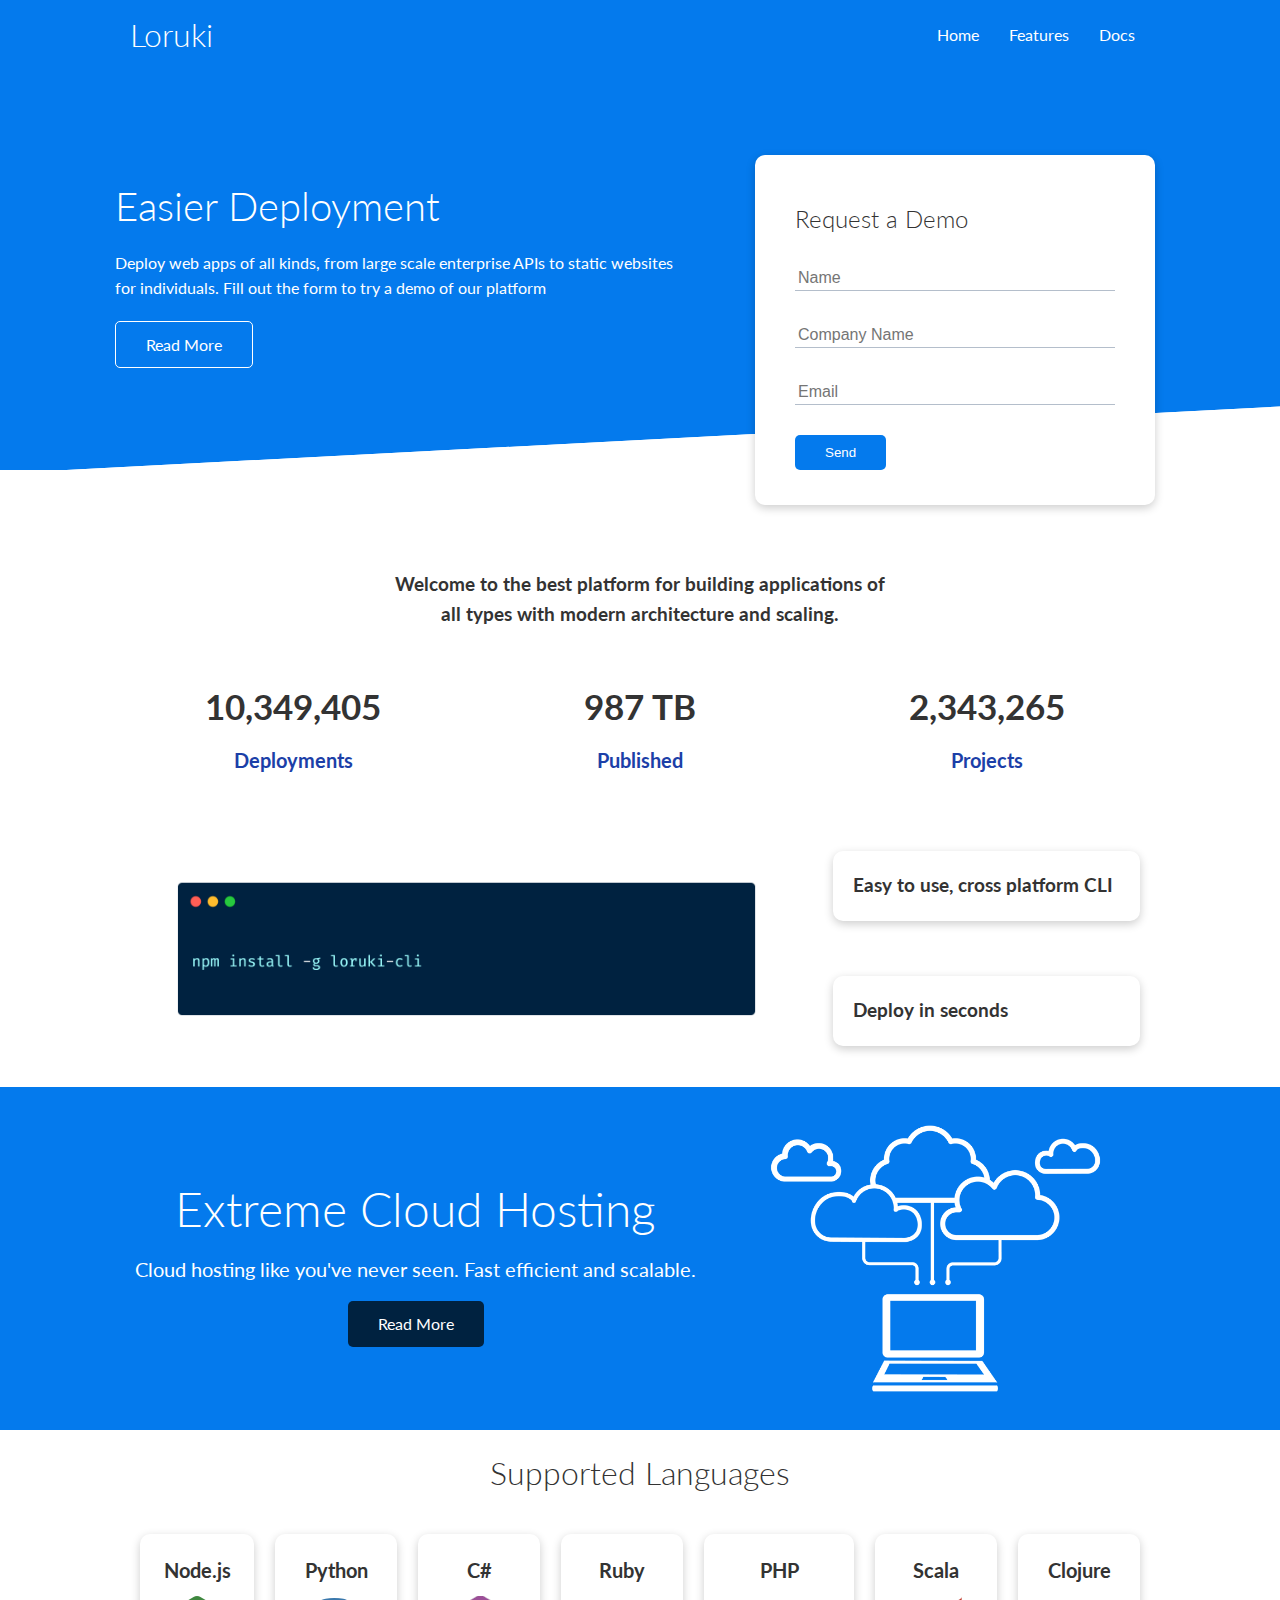
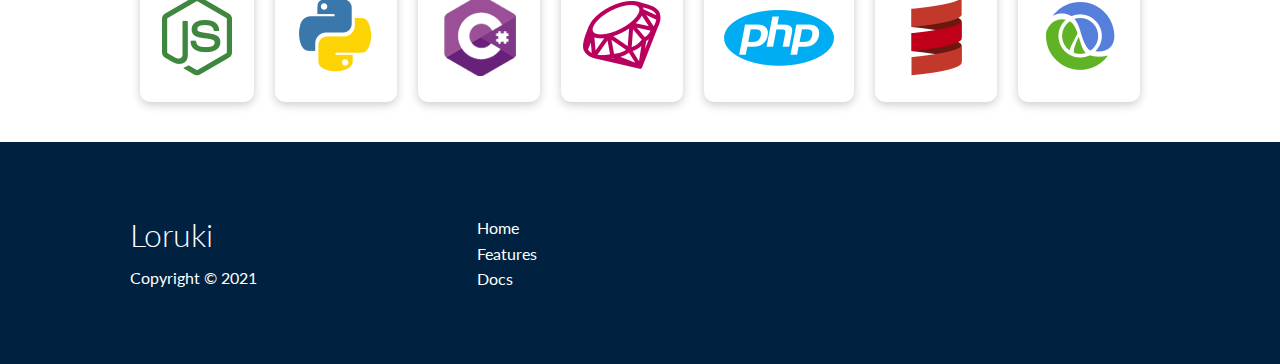
<file: index.html>
<!DOCTYPE html>
<html lang="en">
<head>
    <meta charset="UTF-8">
    <meta http-equiv="X-UA-Compatible" content="IE=edge">
    <meta name="viewport" content="width=device-width, initial-scale=1.0">
    <link rel="stylesheet" href="https://cdnjs.cloudflare.com/ajax/libs/font-awesome/5.15.3/css/all.min.css" integrity="sha512-iBBXm8fW90+nuLcSKlbmrPcLa0OT92xO1BIsZ+ywDWZCvqsWgccV3gFoRBv0z+8dLJgyAHIhR35VZc2oM/gI1w==" crossorigin="anonymous" referrerpolicy="no-referrer" />
    <link rel="stylesheet" href="css/utilities.css">
    <link rel="stylesheet" href="css/style.css">
    <title>Loruki | Cloud Hosting For Everyone</title>
</head>
<body>
    <!-- Navbar-->
    <div class="navbar">
        <div class="container flex">
            <h1 class="logo">Loruki</h1>
            <nav>
                <ul>
                    <li><a href="index.html">Home</a></li>
                    <li><a href="features.html">Features</a></li>
                    <li><a href="docs.html">Docs</a></li>
                </ul>
            </nav>
        </div>
    </div>

    <!-- Showcase-->
    <section class="showcase">
        <div class="container grid">
            <div class="showcase-text">
                <h1>Easier Deployment</h1>
                <p>Deploy web apps of all kinds, from large scale enterprise APIs to static websites for individuals.
                    Fill out the form to try a demo of our platform
                </p>
                <a href="features.html" class="btn btn-outline">Read More</a>
            </div>

            <div class="showcase-form card">
                <h2>Request a Demo</h2>
                <form>
                    <div class="form-control">
                        <input type="text" name="name" placeholder="Name" required>
                    </div>
                    <div class="form-control">
                        <input type="text" name="company" placeholder="Company Name" required>
                    </div>
                    <div class="form-control">
                        <input type="email" name="email" placeholder="Email" required>
                    </div>
                    <input type="submit" value="Send" class="btn btn-primary">
                </form>
            </div>
        </div>
    </section>

    <!-- Stats-->
    <section class="stats">
        <div class="container">
            <h3 class="stats-heading text-center my-1">
                Welcome to the best platform for building applications of all types with modern 
                architecture and scaling.
            </h3>

            <div class="grid grid-3 text-center my-4">
                <div>
                    <i class="fas fa-server fa-3x"></i>
                    <h3>10,349,405</h3>
                    <p class="text-secondary">Deployments</p>
                </div>
                <div>
                    <i class="fas fa-upload fa-3x"></i>
                    <h3>987 TB</h3>
                    <p class="text-secondary">Published</p>
                </div>
                <div>
                    <i class="fas fa-project-diagram fa-3x"></i>
                    <h3>2,343,265</h3>
                    <p class="text-secondary">Projects</p>
                </div>
            </div>
        </div>
    </section>

    <!-- CLI -->
    <section class="cli">
        <div class="container grid">
            <img src="images/cli.png" alt="">
            <div class="card">
                <h3>Easy to use, cross platform CLI</h3>
            </div>
            <div class="card">
                <h3>Deploy in seconds</h3>
            </div>
        </div>
    </section>

    <!-- Cloud-->
    <section class="cloud bg-primary my-2 py-2">
        <div class="container grid">
            <div class="text-center">
                <h2 class="lg">Extreme Cloud Hosting</h2>
                <p class="lead my-1">
                    Cloud hosting like you've never seen. Fast efficient and scalable.
                </p>
                <a href="features.html" class="btn btn-dark">Read More</a>
            </div>

            <img src="images/cloud.png" alt="">
        </div>
    </section>

    <!-- Languages -->
    <section class="languages">
        <h2 class="md text-center my-2">
            Supported Languages
        </h2>
        <div class="container flex">
            <div class="card">
                <h4>Node.js</h4>
                <img src="images/logos/node.png" alt="">
            </div>
            <div class="card">
                <h4>Python</h4>
                <img src="images/logos/python.png" alt="">
            </div>
            <div class="card">
                <h4>C#</h4>
                <img src="images/logos/csharp.png" alt="">
            </div>
            <div class="card">
                <h4>Ruby</h4>
                <img src="images/logos/ruby.png" alt="">
            </div>
            <div class="card">
                <h4>PHP</h4>
                <img src="images/logos/php.png" alt="">
            </div>
            <div class="card">
                <h4>Scala</h4>
                <img src="images/logos/scala.png" alt="">
            </div>
            <div class="card">
                <h4>Clojure</h4>
                <img src="images/logos/clojure.png" alt="">
            </div>
        </div>
    </section>

    <!-- Footer -->
    <footer class="footer bg-dark py-5">
        <div class="container grid grid-3">
            <div>
                <h1>Loruki</h1>
                <p>Copyright &copy; 2021</p>
            </div>
            <nav>
                <ul>
                    <li><a href="index.html">Home</a></li>
                    <li><a href="features.html">Features</a></li>
                    <li><a href="docs.html">Docs</a></li>
                </ul>
            </nav>

            <div class="social">
                <a href="#"><i class="fab fa-github fa-2x"></i></a>
                <a href="#"><i class="fab fa-facebook fa-2x"></i></a>
                <a href="#"><i class="fab fa-instagram fa-2x"></i></a>
                <a href="#"><i class="fab fa-twitter fa-2x"></i></a>
            </div>
        </div>
    </footer>
    
</body>
</html>
</file>
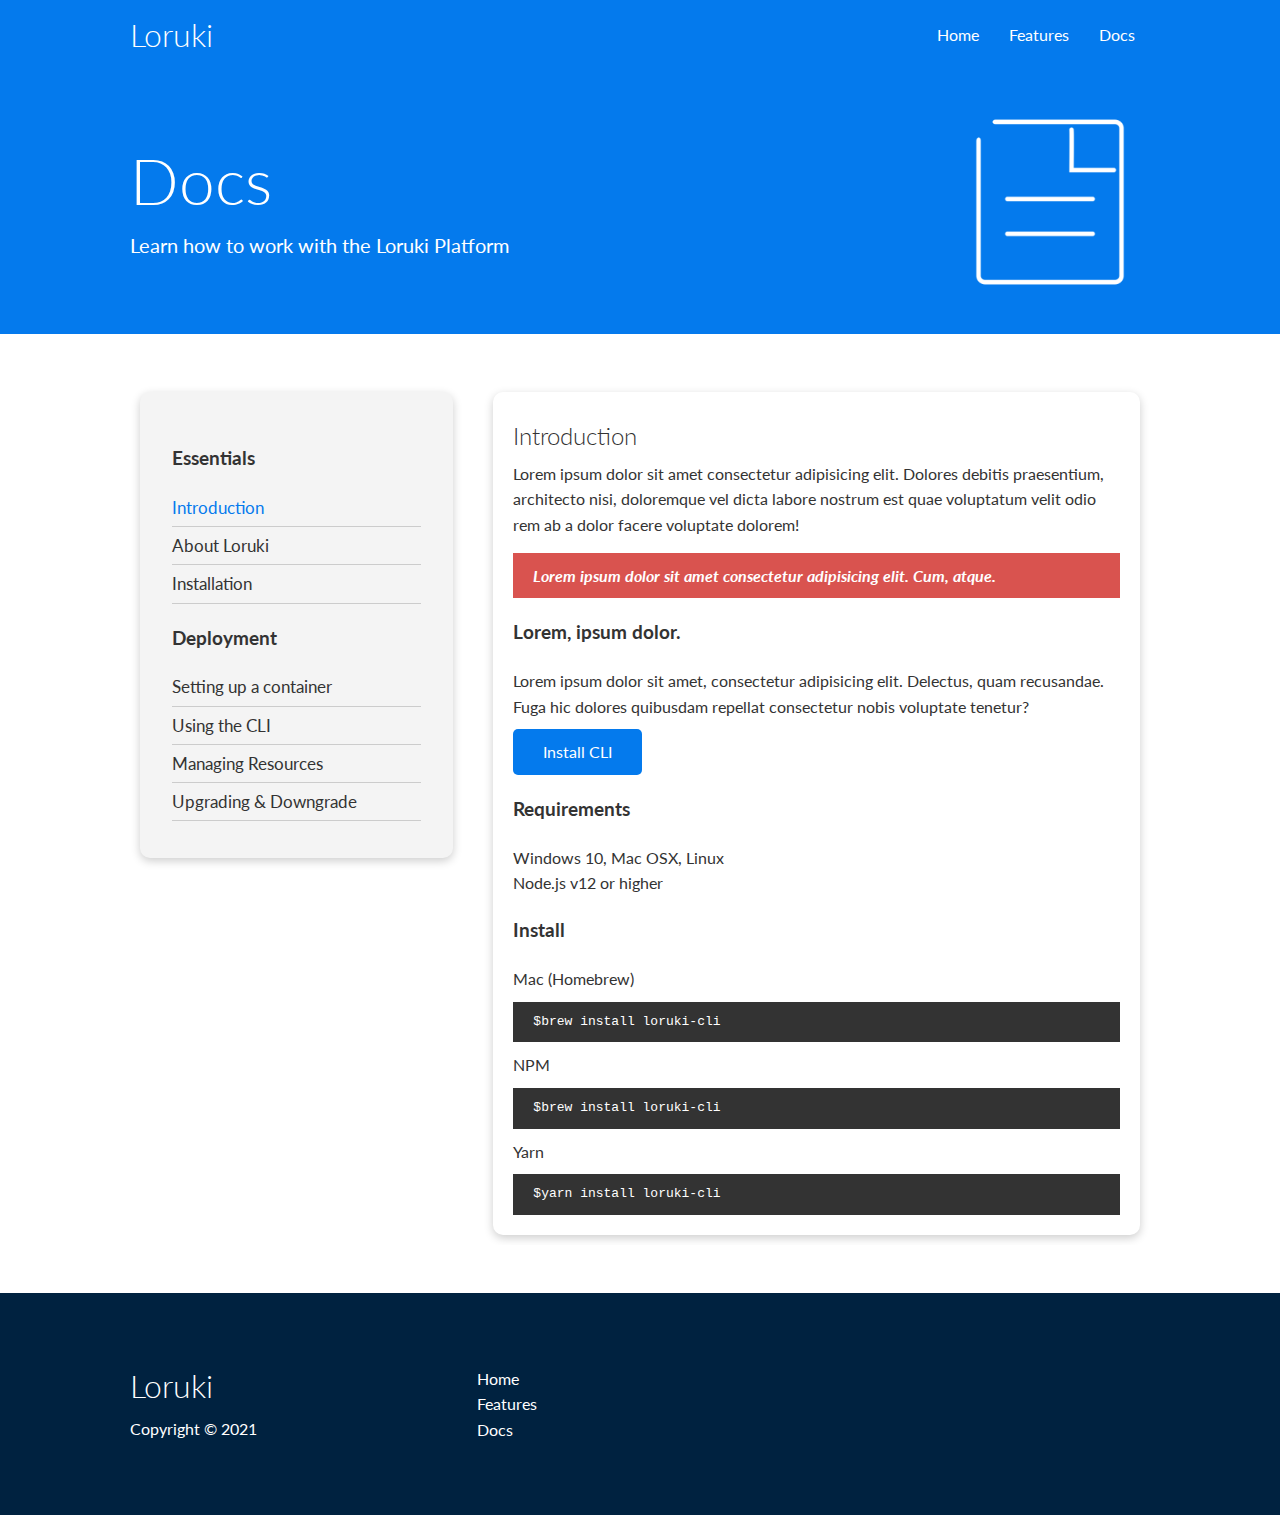
<file: docs.html>
<!DOCTYPE html>
<html lang="en">
<head>
    <meta charset="UTF-8">
    <meta http-equiv="X-UA-Compatible" content="IE=edge">
    <meta name="viewport" content="width=device-width, initial-scale=1.0">
    <link rel="stylesheet" href="https://cdnjs.cloudflare.com/ajax/libs/font-awesome/5.15.3/css/all.min.css" integrity="sha512-iBBXm8fW90+nuLcSKlbmrPcLa0OT92xO1BIsZ+ywDWZCvqsWgccV3gFoRBv0z+8dLJgyAHIhR35VZc2oM/gI1w==" crossorigin="anonymous" referrerpolicy="no-referrer" />
    <link rel="stylesheet" href="css/utilities.css">
    <link rel="stylesheet" href="css/style.css">
    <title>Loruki | Cloud Hosting For Everyone</title>
</head>
<body>
    <!-- Navbar-->
    <div class="navbar">
        <div class="container flex">
            <h1 class="logo">Loruki</h1>
            <nav>
                <ul>
                    <li><a href="index.html">Home</a></li>
                    <li><a href="features.html">Features</a></li>
                    <li><a href="docs.html">Docs</a></li>
                </ul>
            </nav>
        </div>
    </div>

    <!-- Head -->
    <section class="docs-head bg-primary py-3">
        <div class="container grid">
            <div>
                <h1 class="xl">Docs</h1>
                <p class="lead">
                    Learn how to work with the Loruki Platform
                </p>
            </div>
            <img src="images/docs.png" alt="">
        </div>
    </section>

     <!-- Docs main -->
     <section class="docs-main my-4">
         <div class="container grid">
             <div class="card bg-light p-3">
                 <h3 class="my-2">Essentials</h3>
                 <nav>
                     <ul>
                         <li><a class="text-primary" href="#">Introduction</a></li>
                         <li><a href="#">About Loruki</a></li>
                         <li><a href="#">Installation</a></li>
                     </ul>
                 </nav>

                 <h3 class="my-2">Deployment</h3>
                 <nav>
                     <ul>
                         <li><a href="#">Setting up a container</a></li>
                         <li><a href="#">Using the CLI</a></li>
                         <li><a href="#">Managing Resources</a></li>
                         <li><a href="#">Upgrading & Downgrade</a></li>
                     </ul>
                 </nav>
             </div>

             <div class="card">
                 <h2>Introduction</h2>
                 <p>Lorem ipsum dolor sit amet consectetur adipisicing elit. Dolores debitis praesentium, architecto nisi, doloremque vel dicta labore nostrum est quae voluptatum velit odio rem ab a dolor facere voluptate dolorem!</p>
                 <div class="alert alert-success">
                     <i class="fas fa-intro">Lorem ipsum dolor sit amet consectetur adipisicing elit. Cum, atque.</i>
                 </div>

                 <h3>Lorem, ipsum dolor.</h3>
                 <p>Lorem ipsum dolor sit amet, consectetur adipisicing elit. Delectus, quam recusandae. Fuga hic dolores quibusdam repellat consectetur nobis voluptate tenetur?</p>
                 <a href="#" class="btn btn-primary">Install CLI</a>

                 <h3>Requirements</h3>
                 <ul>
                     <li>Windows 10, Mac OSX, Linux</li>
                     <li>Node.js v12 or higher</li>
                 </ul>

                 <h3>Install</h3>
                 <p>Mac (Homebrew)</p>
                 <pre><code>$brew install loruki-cli</code></pre>
                 <p>NPM</p>
                 <pre><code>$brew install loruki-cli</code></pre>
                 <p>Yarn</p>
                 <pre><code>$yarn install loruki-cli</code></pre>
            </div>
         </div>
     </section>

    <!-- Footer -->
    <footer class="footer bg-dark py-5">
        <div class="container grid grid-3">
            <div>
                <h1>Loruki</h1>
                <p>Copyright &copy; 2021</p>
            </div>
            <nav>
                <ul>
                    <li><a href="index.html">Home</a></li>
                    <li><a href="features.html">Features</a></li>
                    <li><a href="docs.html">Docs</a></li>
                </ul>
            </nav>

            <div class="social">
                <a href="#"><i class="fab fa-github fa-2x"></i></a>
                <a href="#"><i class="fab fa-facebook fa-2x"></i></a>
                <a href="#"><i class="fab fa-instagram fa-2x"></i></a>
                <a href="#"><i class="fab fa-twitter fa-2x"></i></a>
            </div>
        </div>
    </footer>
    
</body>
</html>
</file>
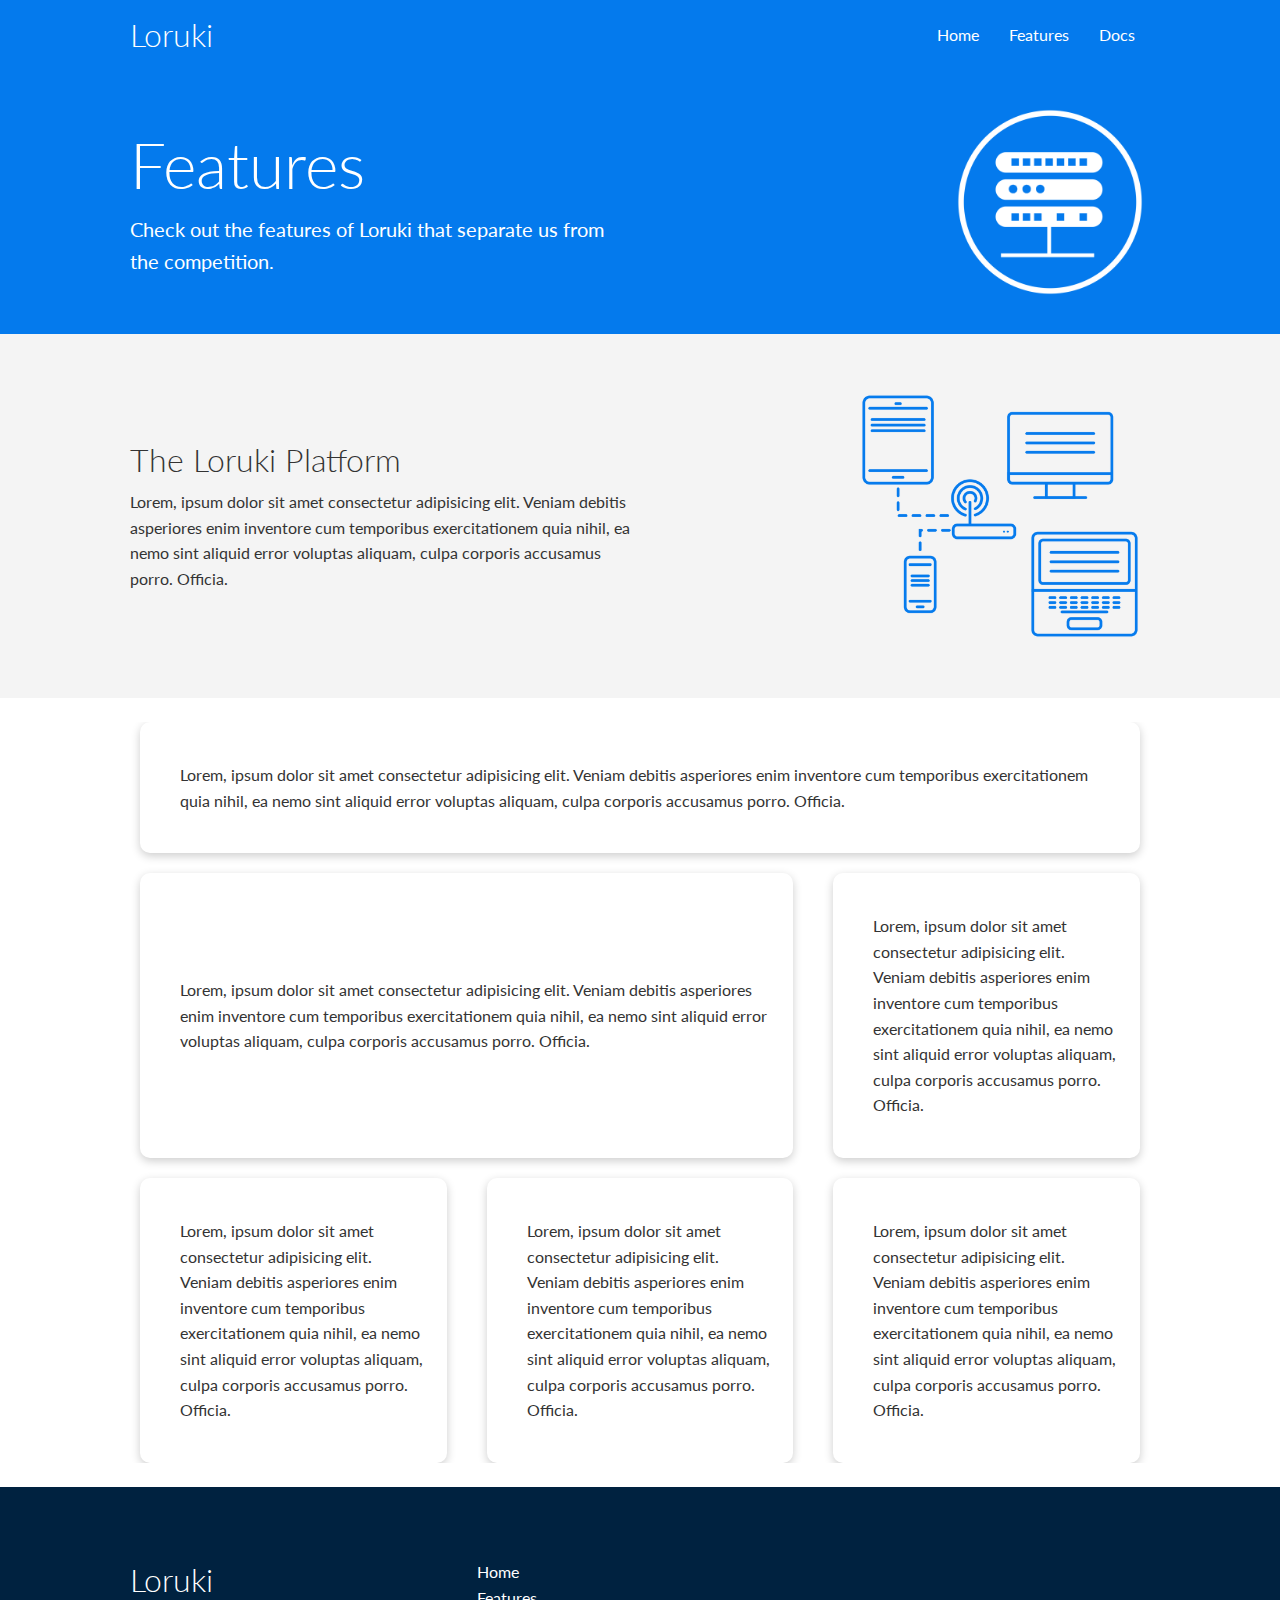
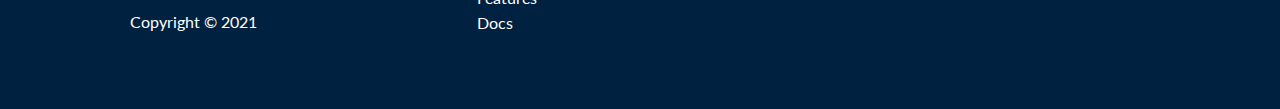
<file: features.html>
<!DOCTYPE html>
<html lang="en">
<head>
    <meta charset="UTF-8">
    <meta http-equiv="X-UA-Compatible" content="IE=edge">
    <meta name="viewport" content="width=device-width, initial-scale=1.0">
    <link rel="stylesheet" href="https://cdnjs.cloudflare.com/ajax/libs/font-awesome/5.15.3/css/all.min.css" integrity="sha512-iBBXm8fW90+nuLcSKlbmrPcLa0OT92xO1BIsZ+ywDWZCvqsWgccV3gFoRBv0z+8dLJgyAHIhR35VZc2oM/gI1w==" crossorigin="anonymous" referrerpolicy="no-referrer" />
    <link rel="stylesheet" href="css/utilities.css">
    <link rel="stylesheet" href="css/style.css">
    <title>Loruki | Cloud Hosting For Everyone</title>
</head>
<body>
    <!-- Navbar-->
    <div class="navbar">
        <div class="container flex">
            <h1 class="logo">Loruki</h1>
            <nav>
                <ul>
                    <li><a href="index.html">Home</a></li>
                    <li><a href="features.html">Features</a></li>
                    <li><a href="docs.html">Docs</a></li>
                </ul>
            </nav>
        </div>
    </div>

    <!-- Head -->
    <section class="features-head bg-primary py-3">
        <div class="container grid">
            <div>
                <h1 class="xl">Features</h1>
                <p class="lead">
                    Check out the features of Loruki that separate us from the competition.
                </p>
            </div>
            <img src="images/server.png" alt="">
        </div>
    </section>

     <!-- Sub Head -->
     <section class="features-sub-head bg-light py-3">
        <div class="container grid">
            <div>
                <h1 class="md">The Loruki Platform</h1>
                <p>
                    Lorem, ipsum dolor sit amet consectetur adipisicing elit. Veniam debitis asperiores enim inventore cum temporibus exercitationem quia nihil, ea nemo sint aliquid error voluptas aliquam, culpa corporis accusamus porro. Officia.
                </p>
            </div>
            <img src="images/server2.png" alt="">
        </div>
    </section>

    <section class="features-main my-2">
        <div class="container grid grid-3">
            <div class="card flex">
                <i class="fas fa-server fa-3x"></i>
                <p>
                    Lorem, ipsum dolor sit amet consectetur adipisicing elit. Veniam debitis asperiores enim inventore cum temporibus exercitationem quia nihil, ea nemo sint aliquid error voluptas aliquam, culpa corporis accusamus porro. Officia.
                </p>
            </div>

            <div class="card flex">
                <i class="fas fa-server fa-3x"></i>
                <p>
                    Lorem, ipsum dolor sit amet consectetur adipisicing elit. Veniam debitis asperiores enim inventore cum temporibus exercitationem quia nihil, ea nemo sint aliquid error voluptas aliquam, culpa corporis accusamus porro. Officia.
                </p>
            </div>

            <div class="card flex">
                <i class="fas fa-server fa-3x"></i>
                <p>
                    Lorem, ipsum dolor sit amet consectetur adipisicing elit. Veniam debitis asperiores enim inventore cum temporibus exercitationem quia nihil, ea nemo sint aliquid error voluptas aliquam, culpa corporis accusamus porro. Officia.
                </p>
            </div>

            <div class="card flex">
                <i class="fas fa-server fa-3x"></i>
                <p>
                    Lorem, ipsum dolor sit amet consectetur adipisicing elit. Veniam debitis asperiores enim inventore cum temporibus exercitationem quia nihil, ea nemo sint aliquid error voluptas aliquam, culpa corporis accusamus porro. Officia.
                </p>
            </div>

            <div class="card flex">
                <i class="fas fa-server fa-3x"></i>
                <p>
                    Lorem, ipsum dolor sit amet consectetur adipisicing elit. Veniam debitis asperiores enim inventore cum temporibus exercitationem quia nihil, ea nemo sint aliquid error voluptas aliquam, culpa corporis accusamus porro. Officia.
                </p>
            </div>

            <div class="card flex">
                <i class="fas fa-server fa-3x"></i>
                <p>
                    Lorem, ipsum dolor sit amet consectetur adipisicing elit. Veniam debitis asperiores enim inventore cum temporibus exercitationem quia nihil, ea nemo sint aliquid error voluptas aliquam, culpa corporis accusamus porro. Officia.
                </p>
            </div>
        </div>
    </section>

    <!-- Footer -->
    <footer class="footer bg-dark py-5">
        <div class="container grid grid-3">
            <div>
                <h1>Loruki</h1>
                <p>Copyright &copy; 2021</p>
            </div>
            <nav>
                <ul>
                    <li><a href="index.html">Home</a></li>
                    <li><a href="features.html">Features</a></li>
                    <li><a href="docs.html">Docs</a></li>
                </ul>
            </nav>

            <div class="social">
                <a href="#"><i class="fab fa-github fa-2x"></i></a>
                <a href="#"><i class="fab fa-facebook fa-2x"></i></a>
                <a href="#"><i class="fab fa-instagram fa-2x"></i></a>
                <a href="#"><i class="fab fa-twitter fa-2x"></i></a>
            </div>
        </div>
    </footer>
    
</body>
</html>
</file>
<file: css/utilities.css>
/* Utilities  */
.container {
    max-width: 1100px;
    margin: 0 auto;
    overflow: auto;
    padding: 0 40px;
}

.card {
    background-color: #fff;
    color: #333;
    border-radius:  10px;
    box-shadow: 0 3px 10px rgba(0, 0, 0, 0.2);
    padding: 20px;
    margin: 10px;
}

.btn {
    display: inline-block;
    padding: 10px 30px;
    cursor: pointer;
    background: var(--primary-color);
    color: #fff;
    border: none;
    border-radius: 5px;
}

.btn-outline {
    background-color: transparent;
    border: 1px #fff solid;
}

.btn:hover {
    transform: scale(0.98);
}

/* Backgrounds & coloured buttons */
.bg-primary, 
.btn-primary {
    background-color: var(--primary-color);
    color: #fff;
}

.bg-secondary, 
.btn-secondary {
    background-color: var(--secondary-color);
    color: #fff;
}

.bg-dark, 
.btn-dark {
    background-color: var(--dark-color);
    color: #fff;
}

.bg-light, 
.btn-light {
    background-color: var(--light-color);
    color: #333;
}

.bg-primary a,
.btn-primary a,
.bg-secondary a,
.btn-secondary a,
.bg-dark a,
.btn-dark a {
    color: #fff;
}

/* Text colors */
.text-primary {
    color: var(--primary-color);
}

.text-secondary {
    color: var(--secondary-color);
}

.text-dark {
    color: var(--dark-color);
}

.text-light {
    color: var(--light-color);
}

/* Text sizes */
.lead {
    font-size: 20px;
}

.sm {
    font-size: 1rem;
}

.md {
    font-size: 2rem;
}

.lg {
    font-size: 3rem;
}

.xl {
    font-size: 4rem;
}


.text-center {
    text-align: center;
}

/* Alert */
.alert {
    background-color: var(--light-color);
    padding: 10px 20px;
    font-weight: bold;
    margin: 15px 0;
}

.alert i {
    margin-right: 10px;
}

.alert-success {
    background-color: var(--success-color);
    color: #fff;
}

.alert-success {
    background-color: var(--error-color);
    color: #fff;
}

.flex {
    display: flex;
    justify-content: space-between;
    align-items: center;
    height: 100%;
}

.grid {
    display: grid;
    grid-template-columns: repeat(2, 1fr);
    gap: 20px;
    height: 100%;
    justify-content: center;
    align-items: center;
}

.grid-3 {
    grid-template-columns: repeat(3, 1fr);
}

/* Margin */
.my-1 {
    margin: 1rem 0;
}

.my-2 {
    margin: 1.5rem 0;
}
.my-3 {
    margin: 2rem 0;
}

.my-4 {
    margin: 3rem 0;
}

.my-5 {
    margin: 4rem 0;
}

.m-1 {
    margin: 1rem;
}

.m-2 {
    margin: 1.5rem;
}
.m-3 {
    margin: 2rem;
}

.m-4 {
    margin: 3rem;
}

.m-5 {
    margin: 4rem;
}

/* Padding */
.py-1 {
    padding: 1rem 0;
}

.py-2 {
    padding: 1.5rem 0;
}
.py-3 {
    padding: 2rem 0;
}

.py-4 {
    padding: 3rem 0;
}

.py-5 {
    padding: 4rem 0;
}

.p-1 {
    padding: 1rem;
}

.p-2 {
    padding: 1.5rem;
}
.p-3 {
    padding: 2rem;
}

.p-4 {
    padding: 3rem;
}

.p-5 {
    padding: 4rem;
}
</file>
<file: css/style.css>
@import url('https://fonts.googleapis.com/css2?family=Lato:wght@300&display=swap');

:root {
    --primary-color: #047aed;
    --secondary-color: #1c3fa8;
    --dark-color: #002240;
    --light-color: #f4f4f4;
    --success-color: #5cb85c;
    --error-color: #d9534f;
}
* {
    box-sizing: border-box;
    padding: 0;
    margin: 0;
}

body {
    font-family: 'Lato', sans-serif;
    color: #333;
    line-height: 1.6;
}

ul {
    list-style-type: none;
}

a {
    text-decoration: none;
    color: #333;
}

h1,
h2 {
    font-weight: 300;
    line-height: 1.2;
    margin: 10px 0;
}

p {
    margin: 10px 0;
}

img {
    width: 100%;
}

code, pre {
    background: #333;
    color: #fff;
    padding: 10px;
}

/* Navbar */
.navbar {
    background-color: var(--primary-color);
    color: #fff;
    height: 70px;
}

.navbar ul {
    display: flex;
}

.navbar a {
    color: #fff;
    padding: 10px;
    margin: 0 5px;
}

.navbar a:hover {
    border-bottom: 2px #fff solid;
}

.navbar .flex {
    justify-content: space-between;
}

/* Showcase */
.showcase {
    height: 400px;
    background-color: var(--primary-color);
    color: #fff;
    position: relative;
}

.showcase h1 {
    font-size: 40px;
}

.showcase p {
    margin: 20px 0;
}

.showcase .grid {
    overflow: visible;
    grid-template-columns: 55% 45%;
    gap: 30px;
}

.showcase-text {
    animation: slideInFromLeft 1s ease-in;
}

.showcase-form {
    position: relative;
    top: 60px;
    height: 350px;
    width: 400px;
    padding: 40px;
    z-index: 100;
    justify-self: flex-end;
    animation: slideInFromRight 1s ease-in;
}

.showcase-form .form-control {
    margin: 30px 0;
}

.showcase-form input[type='text'],
.showcase-form input[type='email'] {
    border: 0;
    border-bottom: 1px solid #b4becb;
    width:100%;
    padding: 3px;
    font-size: 16px;
}

.showcase-form input:focus {
    outline: none;
}

.showcase::before,
.showcase::after {
    content:'';
    position: absolute;
    height:100px;
    bottom:-70px;
    right: 0;
    left: 0;
    background: #fff;
    transform: skewY(-3deg);
    -webkit-transform: skewY(-3deg);
    -moz-transform: skewY(-3deg);
    -ms-transform: skewY(-3deg);
}

/* Stats */
.stats {
    padding-top: 100px;
    animation: slideInFromBottom 1s ease-in;
}

.stats-heading {
    max-width: 500px;
    margin: auto;
}

.stats .grid h3 {
    font-size: 35px;
}

.stats .grid p {
    font-size: 20px;
    font-weight: bold;
}

/* CLI */
.cli .grid {
    grid-template-columns: repeat(3, 1fr);
    grid-template-rows: repeat(2, 1fr);
}

.cli .grid > *:first-child {
    grid-column: 1 /span 2;
    grid-row:1 / span 2;
}

/* Cloud */
.cloud .grid {
    grid-template-columns: 4fr 3fr;
}

/* Languages */
.languages .flex {
    flex-wrap:wrap;
}
.languages .card {
    text-align: center;
    margin: 18px 10px 40px;
    transition: transform 0.2s ease-in;
}

.languages .card h4 {
    font-size: 20px;
    margin-bottom: 10px;
}

.languages .card:hover {
    transform: translateY(-15px);
}

/* Features */
.features-head img, .docs-head img {
    width: 200px;
    justify-self: flex-end;
}

.features-sub-head img {
    width: 300px;
    justify-self: flex-end;
}

.features-main .card > i {
    margin-right: 20px;
}

.features-main .grid > i {
    padding: 30px;
}

.features-main .grid > *:first-child {
    grid-column: 1 / span 3;
}

.features-main .grid > *:nth-child(2) {
    grid-column: 1 / span 2;
}

/* Docs */
.docs-main h3 {
    margin:20px 0;
}

.docs-main .grid {
    grid-template-columns: 1fr 2fr;
    align-items: flex-start;
}

.docs-main nav li {
    font-size: 17px;
    padding-bottom: 5px;
    margin-bottom: 5px;
    border-bottom:1px #ccc solid;
}

.docs-main a:hover {
    font-weight: bold;
}

/* Footer */
.footer .social a {
    margin: 0 10px;
}

/* Animations */
@keyframes slideInFromLeft {
    0% {
        transform: translateX(-100%);
    }

    100% {
        transform: translateX(0);
    }
}

@keyframes slideInFromRight {
    0% {
        transform: translateX(100%);
    }

    100% {
        transform: translateX(0);
    }
}

@keyframes slideInFromTop {
    0% {
        transform: translateY(-100%);
    }

    100% {
        transform: translateY(0);
    }
}

@keyframes slideInFromBottom {
    0% {
        transform: translateY(100%);
    }

    100% {
        transform: translateY(0);
    }
}

/* Tablets and under */
@media(max-width: 768px) {
    .grid,
    .showcase .grid,
    .stats .grid,
    .cli .grid,
    .cloud .grid,
    .features-main .grid,
    .docs-main .grid {
        grid-template-columns:  1fr;
        grid-template-rows: 1fr;
    }

    .showcase {
        height: auto;
    }

    .showcase-text {
        text-align: center;
        margin-top: 40px;
        animation: slideInFromTop 1s ease-in;
    }

    .showcase-form {
        justify-self: center;
        margin: auto;
        animation: slideInFromBottom 1s ease-in;
    }

    .cli .grid > *:first-child {
        grid-column: 1;
        grid-row: 1;
    }

    .features-head,
    .features-sub-head,
    .docs-head {
        text-align: center;
    }

    .features-head img,
    .features-sub-head img,
    .docs-head img {
        justify-self: center;
    }

    .features-main .grid > *:first-child,
    .features-main .grid > *:nth-child(2) {
        grid-column: 1;
    }
}

@media(max-width: 500px) {
    .navbar {
        height: 110px;
    }

    .navbar .flex {
        flex-direction: column;
    }

    .navbar ul {
        padding: 10px;
        background-color: rgba(0, 0, 0, 0.1);
    }
}
</file>
